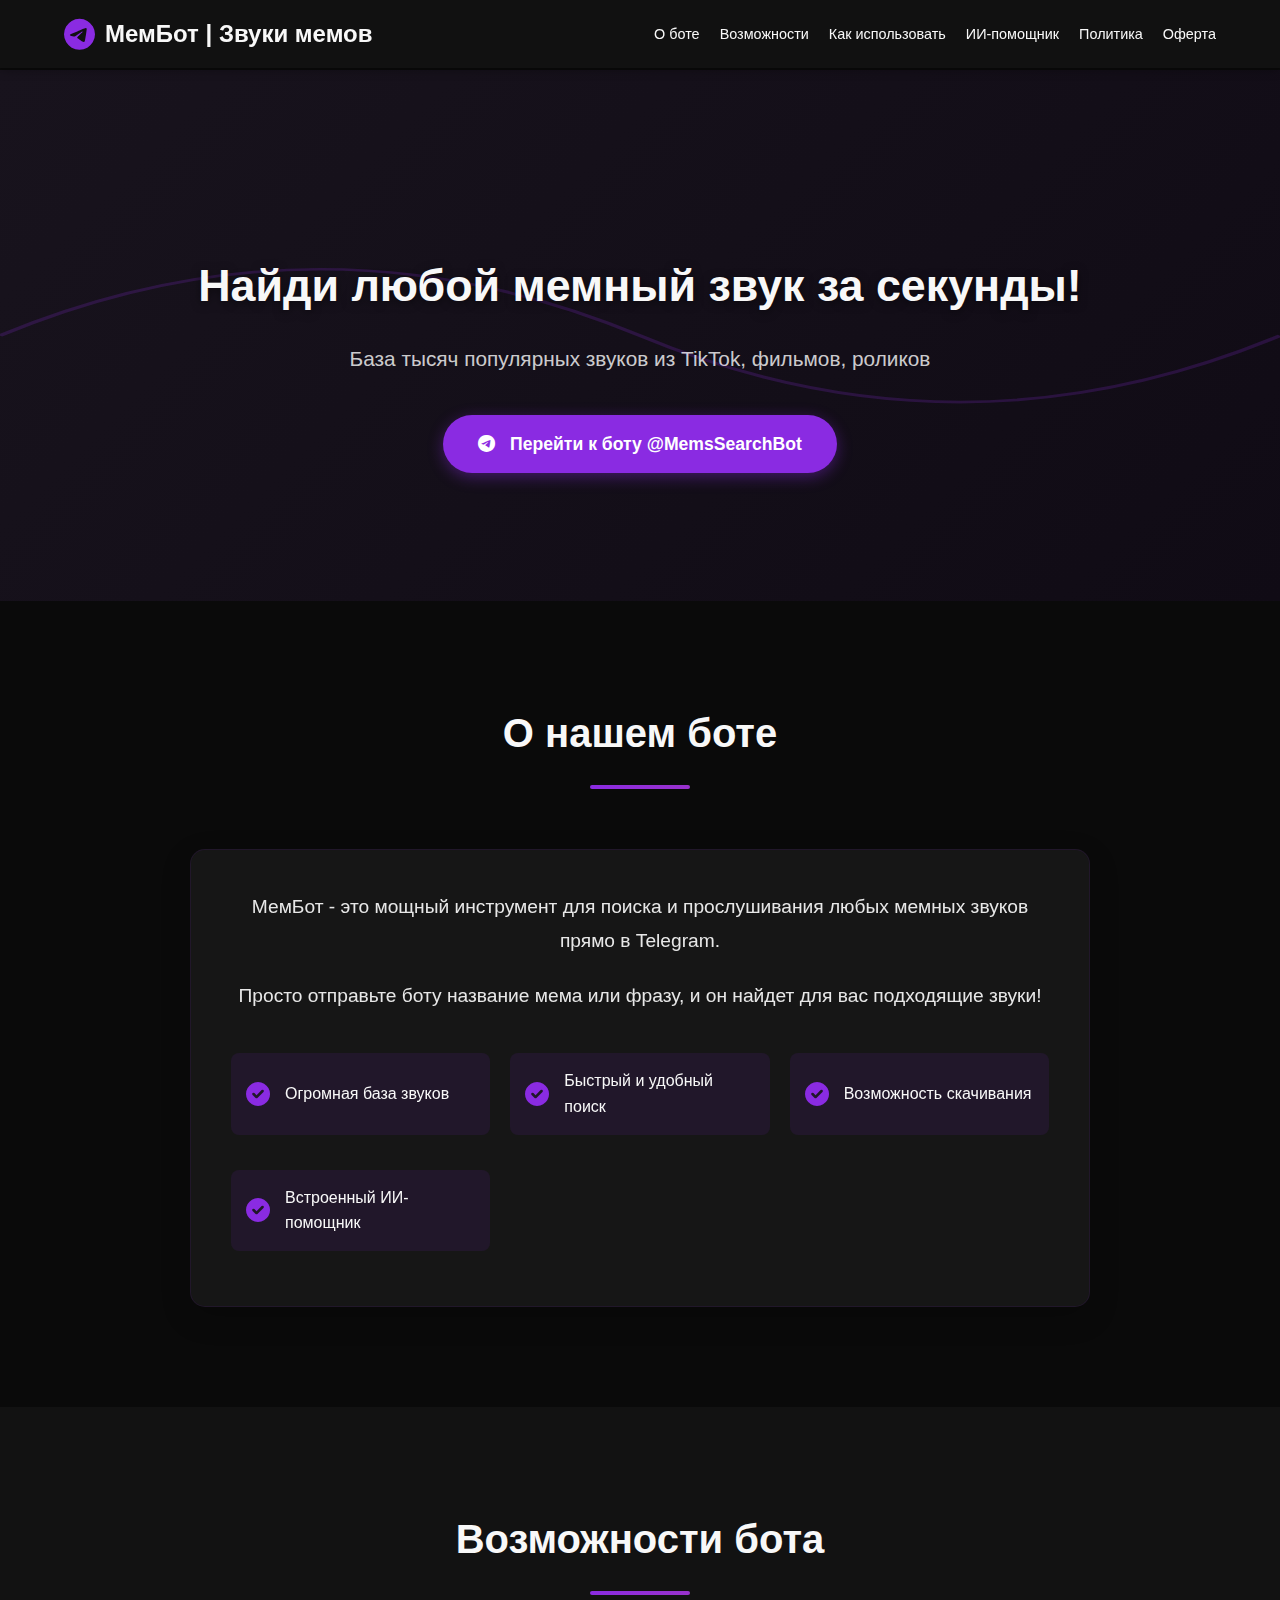
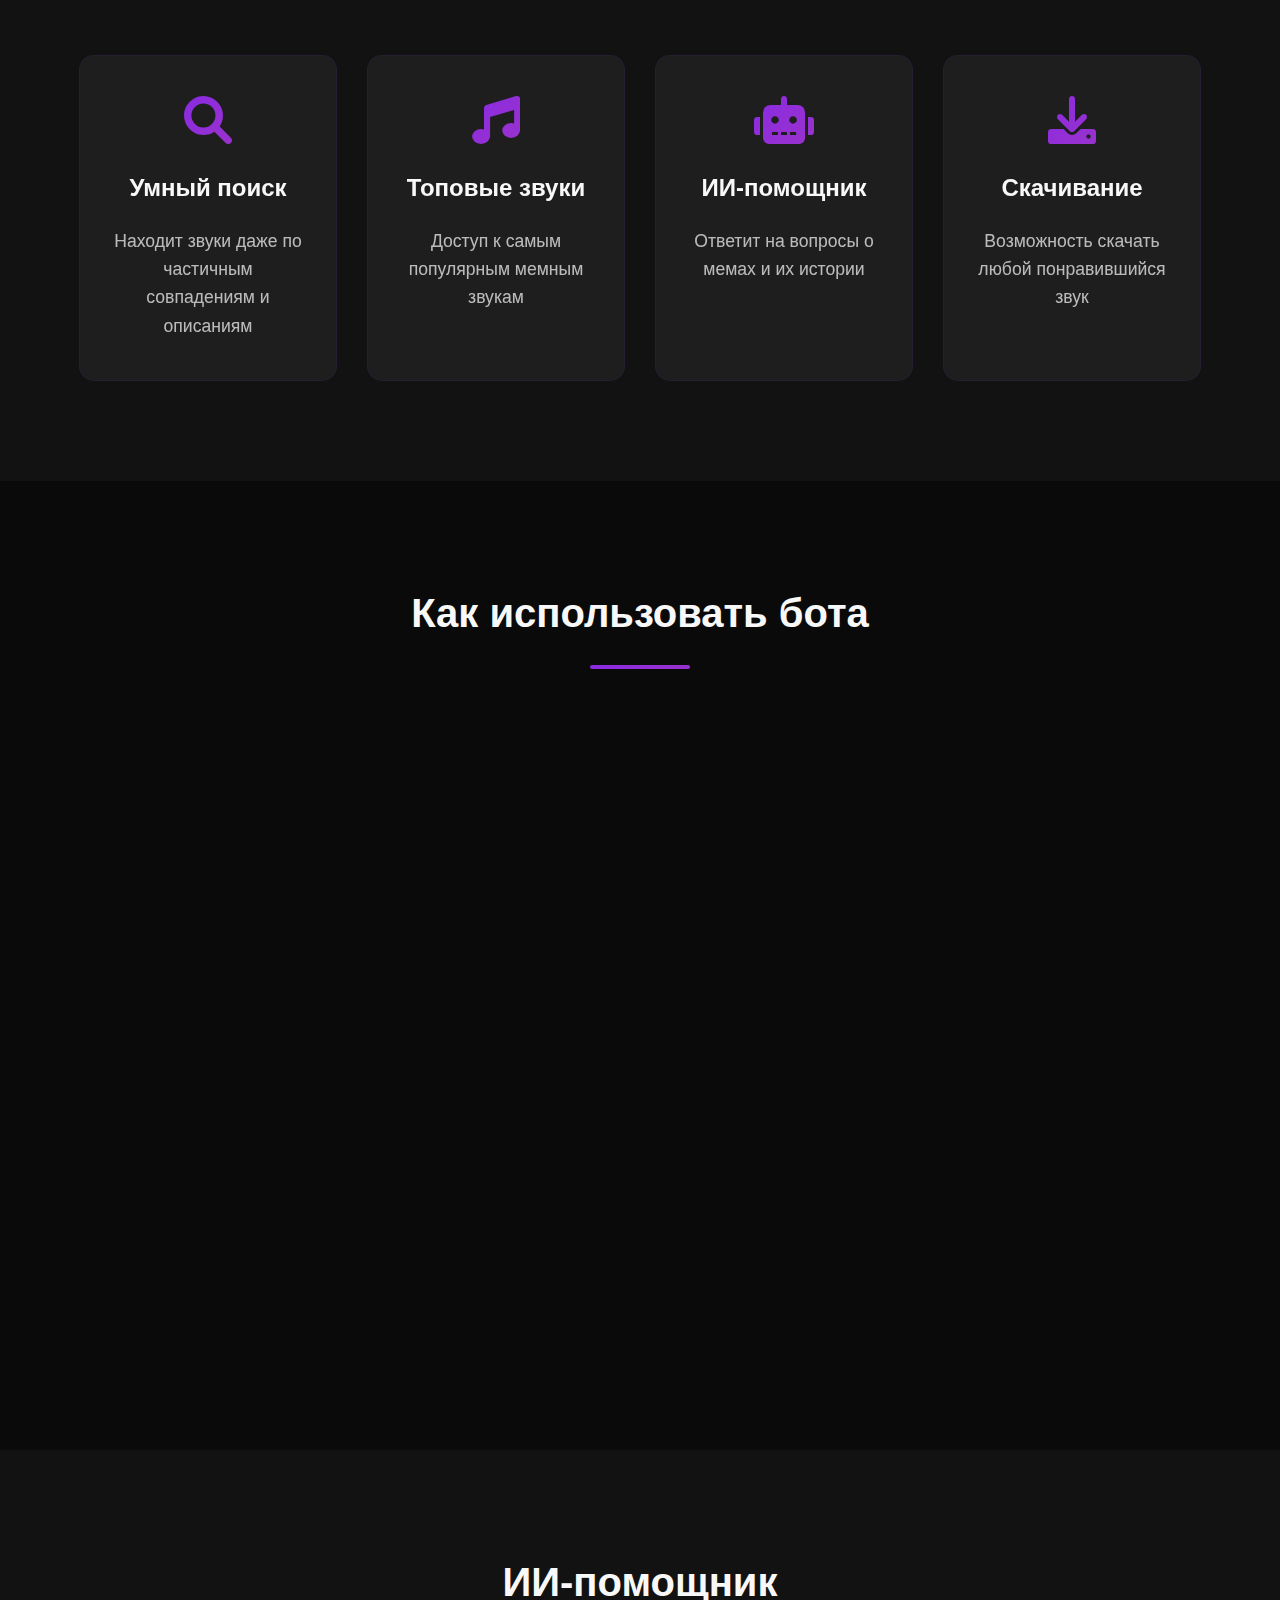
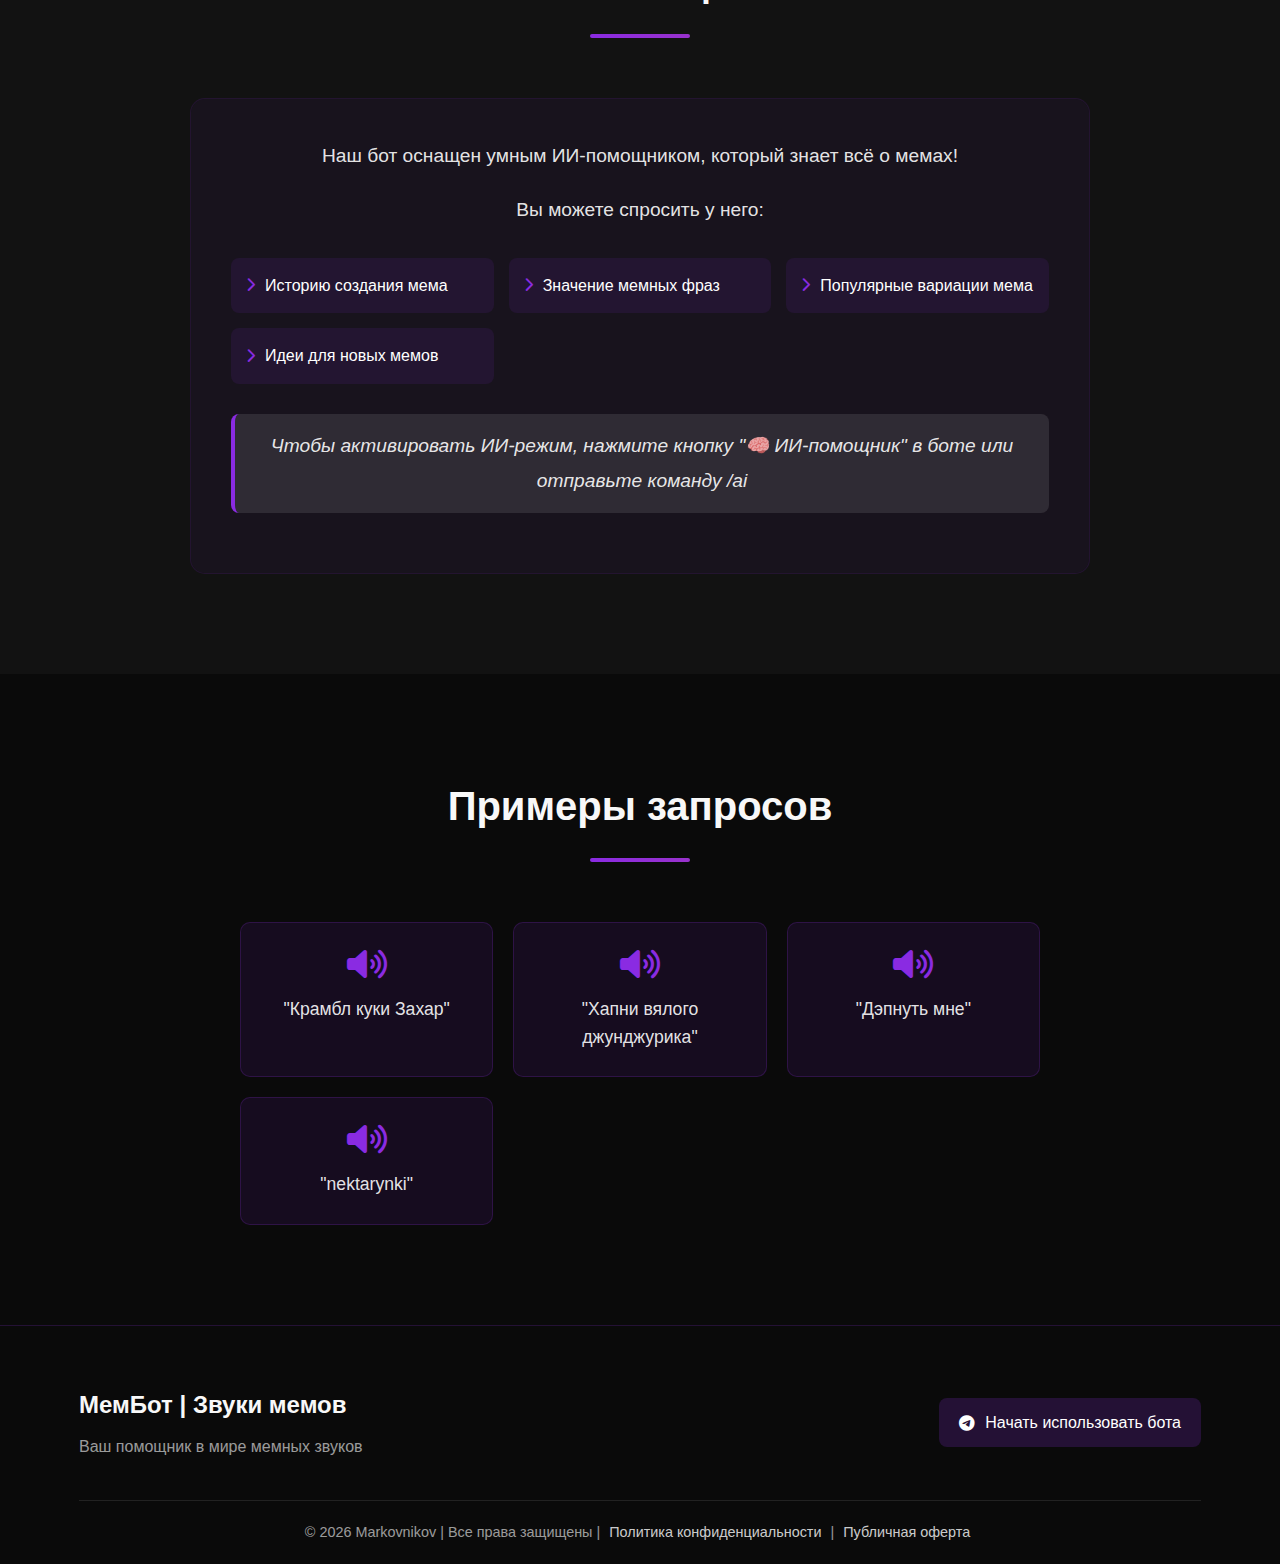
<file: index.html>
<!DOCTYPE html>
<html lang="ru">
<head>
    <meta charset="UTF-8">
    <meta name="viewport" content="width=device-width, initial-scale=1.0">
    <title>МемБот | Звуки мемов</title>
    <link rel="icon" href="membot.png" type="image/png">
    <link rel="stylesheet" href="style.css">
    <link rel="stylesheet" href="https://cdnjs.cloudflare.com/ajax/libs/font-awesome/6.0.0-beta3/css/all.min.css">
</head>
<body>
    <header>
        <div class="container">
            <div class="logo">
                <i class="fab fa-telegram telegram-icon"></i>
                <h1>МемБот | Звуки мемов</h1>
            </div>
            <nav>
                <ul>
                    <li><a href="#about">О боте</a></li>
                    <li><a href="#features">Возможности</a></li>
                    <li><a href="#how-to-use">Как использовать</a></li>
                    <li><a href="#ai">ИИ-помощник</a></li>
                    <li><a href="privacy.html">Политика</a></li>
                    <li><a href="offer.html">Оферта</a></li>
                </ul>
            </nav>
        </div>
    </header>

    <section class="hero">
        <div class="container">
            <h2>Найди любой мемный звук за секунды!</h2>
            <p>База тысяч популярных звуков из TikTok, фильмов, роликов</p>
            <a href="https://t.me/MemsSearchBot" class="btn" target="_blank">
                <i class="fab fa-telegram"></i> Перейти к боту @MemsSearchBot
            </a>
        </div>
    </section>

    <section id="about" class="section">
        <div class="container">
            <h2 class="section-title">О нашем боте</h2>
            <div class="about-content">
                <div class="about-text">
                    <p>МемБот - это мощный инструмент для поиска и прослушивания любых мемных звуков прямо в Telegram.</p>
                    <p>Просто отправьте боту название мема или фразу, и он найдет для вас подходящие звуки!</p>
                    <ul class="about-list">
                        <li><i class="fas fa-check-circle"></i> Огромная база звуков</li>
                        <li><i class="fas fa-check-circle"></i> Быстрый и удобный поиск</li>
                        <li><i class="fas fa-check-circle"></i> Возможность скачивания</li>
                        <li><i class="fas fa-check-circle"></i> Встроенный ИИ-помощник</li>
                    </ul>
                </div>
            </div>
        </div>
    </section>

    <section id="features" class="section dark">
        <div class="container">
            <h2 class="section-title">Возможности бота</h2>
            <div class="features-grid">
                <div class="feature-card">
                    <i class="fas fa-search"></i>
                    <h3>Умный поиск</h3>
                    <p>Находит звуки даже по частичным совпадениям и описаниям</p>
                </div>
                <div class="feature-card">
                    <i class="fas fa-music"></i>
                    <h3>Топовые звуки</h3>
                    <p>Доступ к самым популярным мемным звукам</p>
                </div>
                <div class="feature-card">
                    <i class="fas fa-robot"></i>
                    <h3>ИИ-помощник</h3>
                    <p>Ответит на вопросы о мемах и их истории</p>
                </div>
                <div class="feature-card">
                    <i class="fas fa-download"></i>
                    <h3>Скачивание</h3>
                    <p>Возможность скачать любой понравившийся звук</p>
                </div>
            </div>
        </div>
    </section>

    <section id="how-to-use" class="section">
        <div class="container">
            <h2 class="section-title">Как использовать бота</h2>
            <div class="steps">
                <div class="step">
                    <div class="step-number">1</div>
                    <div class="step-content">
                        <h3>Начните общение</h3>
                        <p>Перейдите в бота @MemsSearchBot и нажмите "Start"</p>
                    </div>
                </div>
                <div class="step">
                    <div class="step-number">2</div>
                    <div class="step-content">
                        <h3>Введите запрос</h3>
                        <p>Напишите название мема или фразу из него (например: "Крамбл куки Захар")</p>
                    </div>
                </div>
                <div class="step">
                    <div class="step-number">3</div>
                    <div class="step-content">
                        <h3>Выберите звук</h3>
                        <p>Бот предложит несколько вариантов - выберите нужный</p>
                    </div>
                </div>
                <div class="step">
                    <div class="step-number">4</div>
                    <div class="step-content">
                        <h3>Прослушайте</h3>
                        <p>Наслаждайтесь звуком прямо в Telegram или скачайте его</p>
                    </div>
                </div>
            </div>
        </div>
    </section>

    <section id="ai" class="section dark">
        <div class="container">
            <h2 class="section-title">ИИ-помощник</h2>
            <div class="ai-content">
                <div class="ai-text">
                    <p>Наш бот оснащен умным ИИ-помощником, который знает всё о мемах!</p>
                    <p>Вы можете спросить у него:</p>
                    <ul class="ai-list">
                        <li><i class="fas fa-chevron-right"></i> Историю создания мема</li>
                        <li><i class="fas fa-chevron-right"></i> Значение мемных фраз</li>
                        <li><i class="fas fa-chevron-right"></i> Популярные вариации мема</li>
                        <li><i class="fas fa-chevron-right"></i> Идеи для новых мемов</li>
                    </ul>
                    <p class="ai-tip">Чтобы активировать ИИ-режим, нажмите кнопку "🧠 ИИ-помощник" в боте или отправьте команду /ai</p>
                </div>
            </div>
        </div>
    </section>

    <section class="section">
        <div class="container">
            <h2 class="section-title">Примеры запросов</h2>
            <div class="examples-grid">
                <div class="example-card">
                    <i class="fas fa-volume-up"></i>
                    <p>"Крамбл куки Захар"</p>
                </div>
                <div class="example-card">
                    <i class="fas fa-volume-up"></i>
                    <p>"Хапни вялого джунджурика"</p>
                </div>
                <div class="example-card">
                    <i class="fas fa-volume-up"></i>
                    <p>"Дэпнуть мне"</p>
                </div>
                <div class="example-card">
                    <i class="fas fa-volume-up"></i>
                    <p>"nektarynki"</p>
                </div>
            </div>
        </div>
    </section>

    <footer>
        <div class="container">
            <div class="footer-content">
                <div class="footer-info">
                    <h3>МемБот | Звуки мемов</h3>
                    <p>Ваш помощник в мире мемных звуков</p>
                </div>
                <div class="footer-links">
                    <a href="https://t.me/MemsSearchBot" target="_blank">
                        <i class="fab fa-telegram"></i> Начать использовать бота
                    </a>
                </div>
            </div>
            <div class="copyright">
                <p>© <span id="current-year"></span> Markovnikov | Все права защищены | <a href="privacy.html">Политика конфиденциальности</a> | <a href="offer.html">Публичная оферта</a></p>
            </div>
        </div>
    </footer>

    <script src="script.js"></script>
</body>
</html>
</file>
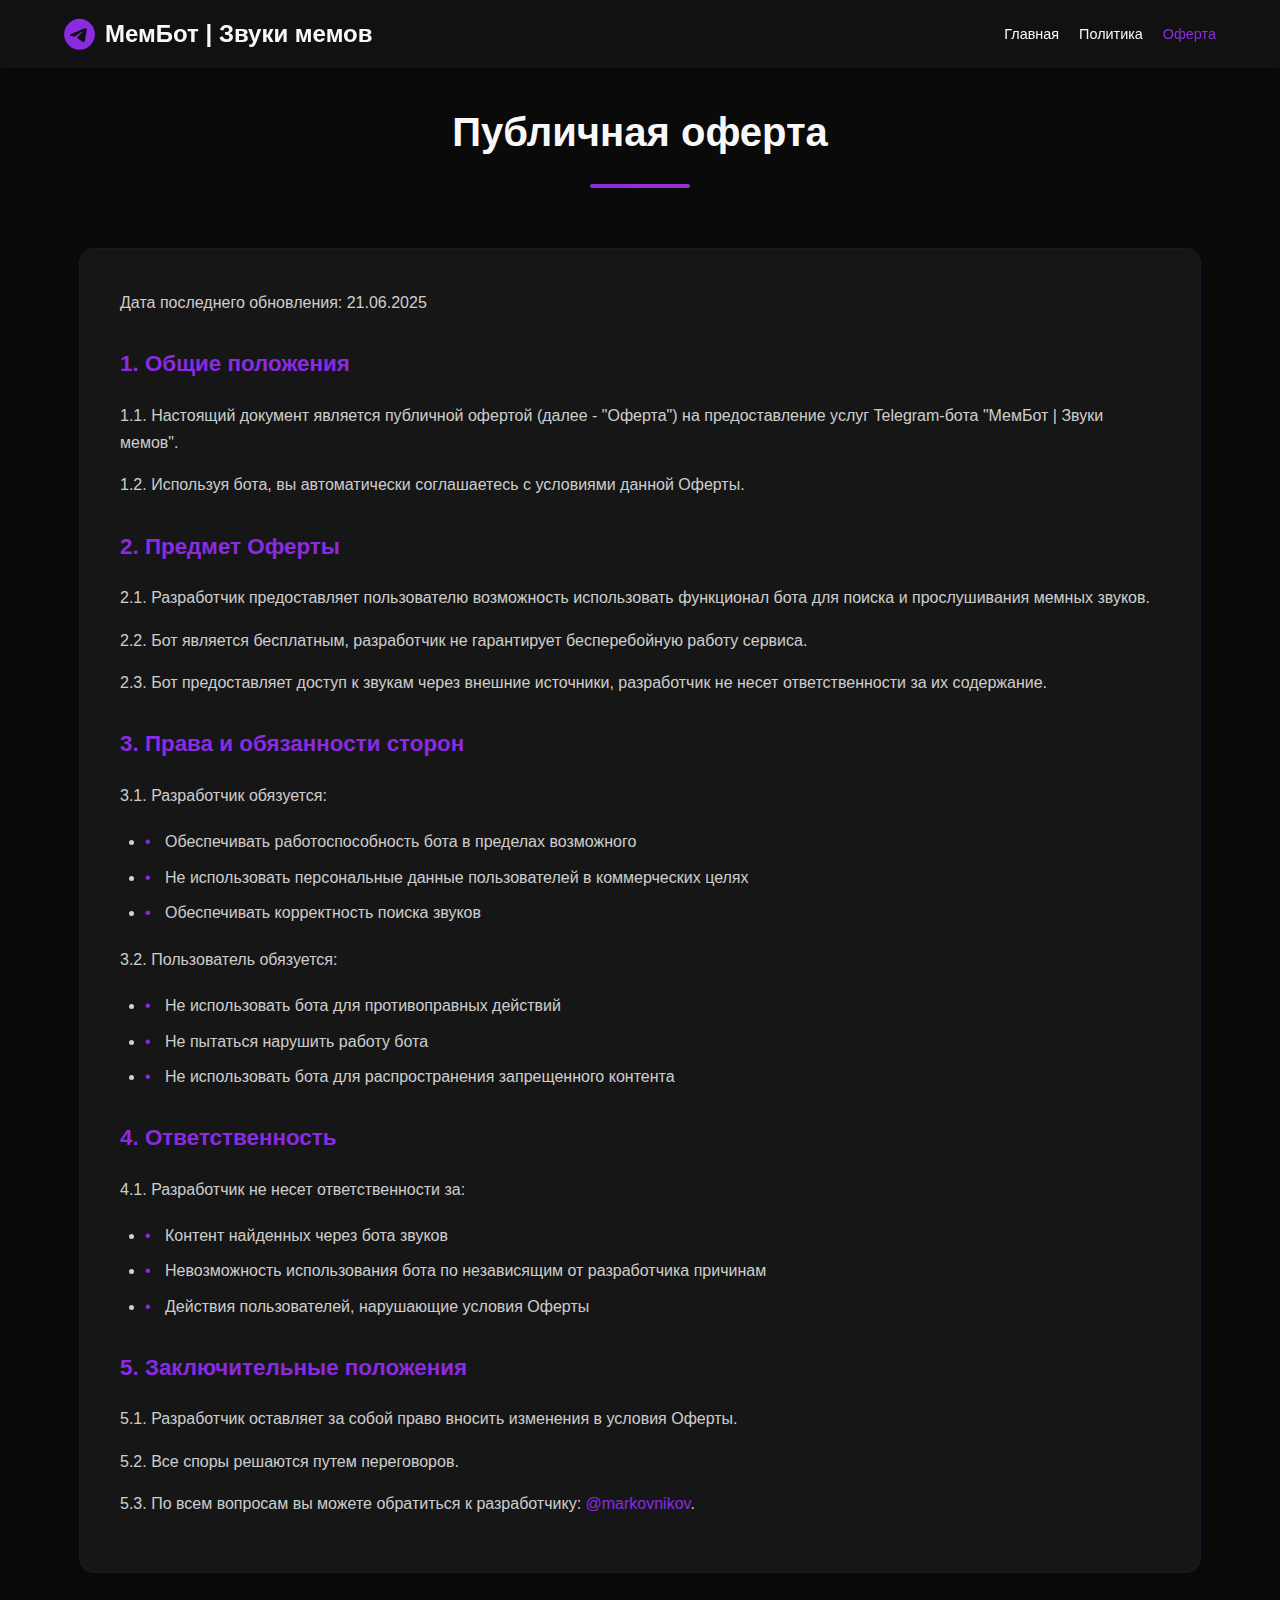
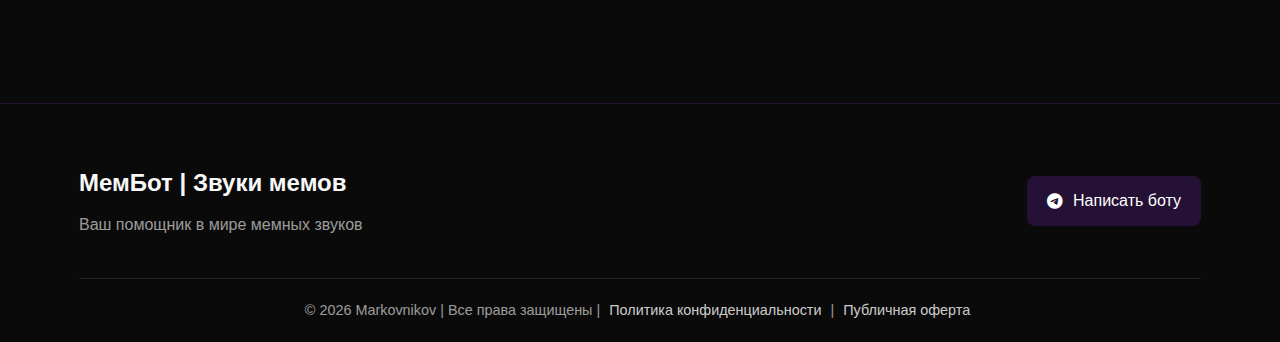
<file: offer.html>
<!DOCTYPE html>
<html lang="ru">
<head>
    <meta charset="UTF-8">
    <meta name="viewport" content="width=device-width, initial-scale=1.0">
    <title>Публичная оферта | МемБот | Звуки мемов</title>
    <link rel="icon" href="membot.png" type="image/png">
    <link rel="stylesheet" href="style.css">
    <link rel="stylesheet" href="https://cdnjs.cloudflare.com/ajax/libs/font-awesome/6.0.0-beta3/css/all.min.css">
</head>
<body>
    <header>
        <div class="container">
            <div class="logo">
                <i class="fab fa-telegram telegram-icon"></i>
                <h1>МемБот | Звуки мемов</h1>
            </div>
            <nav>
                <ul>
                    <li><a href="/">Главная</a></li>
                    <li><a href="privacy.html">Политика</a></li>
                    <li><a href="offer.html" class="active">Оферта</a></li>
                </ul>
            </nav>
        </div>
    </header>

    <section class="section">
        <div class="container">
            <h2 class="section-title">Публичная оферта</h2>
            <div class="legal-content">
                <p>Дата последнего обновления: 21.06.2025</p>
                
                <h3>1. Общие положения</h3>
                <p>1.1. Настоящий документ является публичной офертой (далее - "Оферта") на предоставление услуг Telegram-бота "МемБот | Звуки мемов".</p>
                <p>1.2. Используя бота, вы автоматически соглашаетесь с условиями данной Оферты.</p>
                
                <h3>2. Предмет Оферты</h3>
                <p>2.1. Разработчик предоставляет пользователю возможность использовать функционал бота для поиска и прослушивания мемных звуков.</p>
                <p>2.2. Бот является бесплатным, разработчик не гарантирует бесперебойную работу сервиса.</p>
                <p>2.3. Бот предоставляет доступ к звукам через внешние источники, разработчик не несет ответственности за их содержание.</p>
                
                <h3>3. Права и обязанности сторон</h3>
                <p>3.1. Разработчик обязуется:</p>
                <ul>
                    <li>Обеспечивать работоспособность бота в пределах возможного</li>
                    <li>Не использовать персональные данные пользователей в коммерческих целях</li>
                    <li>Обеспечивать корректность поиска звуков</li>
                </ul>
                
                <p>3.2. Пользователь обязуется:</p>
                <ul>
                    <li>Не использовать бота для противоправных действий</li>
                    <li>Не пытаться нарушить работу бота</li>
                    <li>Не использовать бота для распространения запрещенного контента</li>
                </ul>
                
                <h3>4. Ответственность</h3>
                <p>4.1. Разработчик не несет ответственности за:</p>
                <ul>
                    <li>Контент найденных через бота звуков</li>
                    <li>Невозможность использования бота по независящим от разработчика причинам</li>
                    <li>Действия пользователей, нарушающие условия Оферты</li>
                </ul>
                
                <h3>5. Заключительные положения</h3>
                <p>5.1. Разработчик оставляет за собой право вносить изменения в условия Оферты.</p>
                <p>5.2. Все споры решаются путем переговоров.</p>
                <p>5.3. По всем вопросам вы можете обратиться к разработчику: <a href="https://t.me/markovnikov">@markovnikov</a>.</p>
            </div>
        </div>
    </section>

    <footer>
        <div class="container">
            <div class="footer-content">
                <div class="footer-info">
                    <h3>МемБот | Звуки мемов</h3>
                    <p>Ваш помощник в мире мемных звуков</p>
                </div>
                <div class="footer-links">
                    <a href="https://t.me/MemsSearchBot" target="_blank">
                        <i class="fab fa-telegram"></i> Написать боту
                    </a>
                </div>
            </div>
            <div class="copyright">
                <p>© <span id="current-year"></span> Markovnikov | Все права защищены | <a href="privacy.html">Политика конфиденциальности</a> | <a href="offer.html">Публичная оферта</a></p>
            </div>
        </div>
    </footer>

    <script src="script.js"></script>
</body>
</html>
</file>
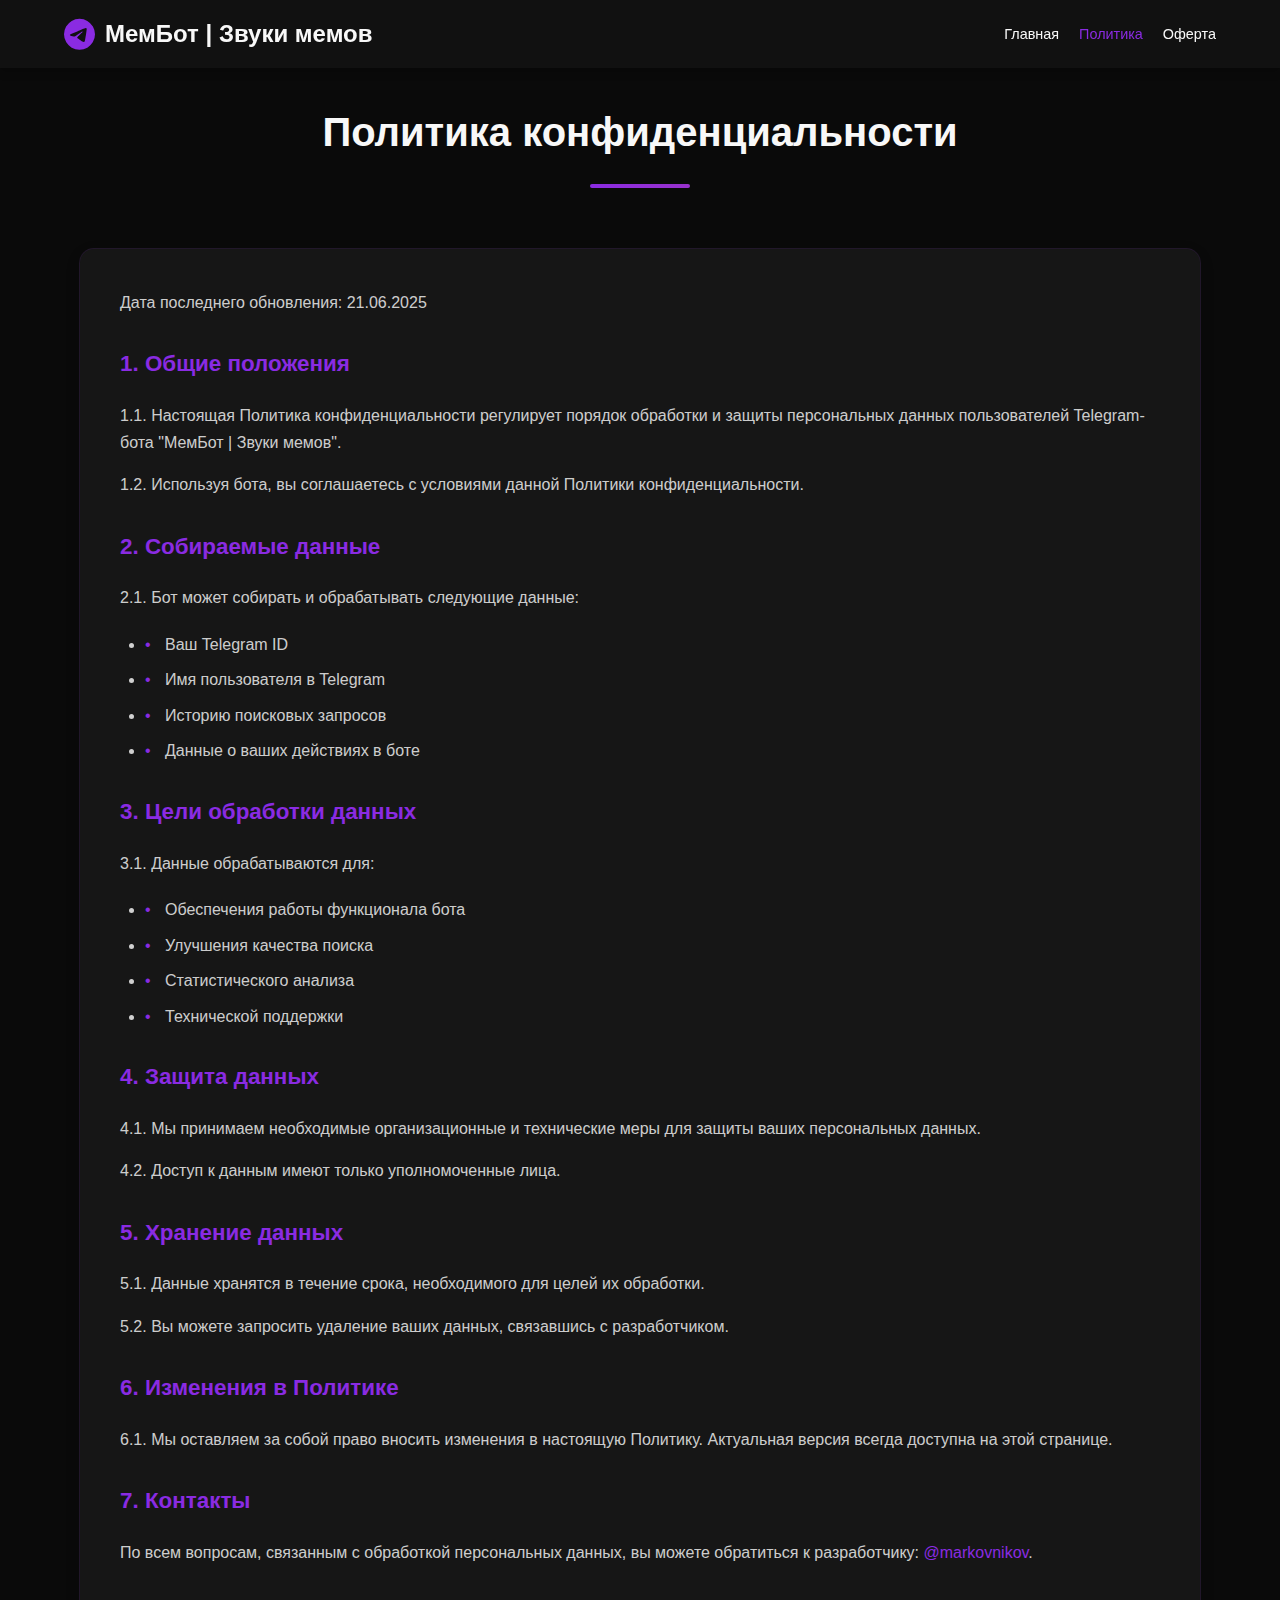
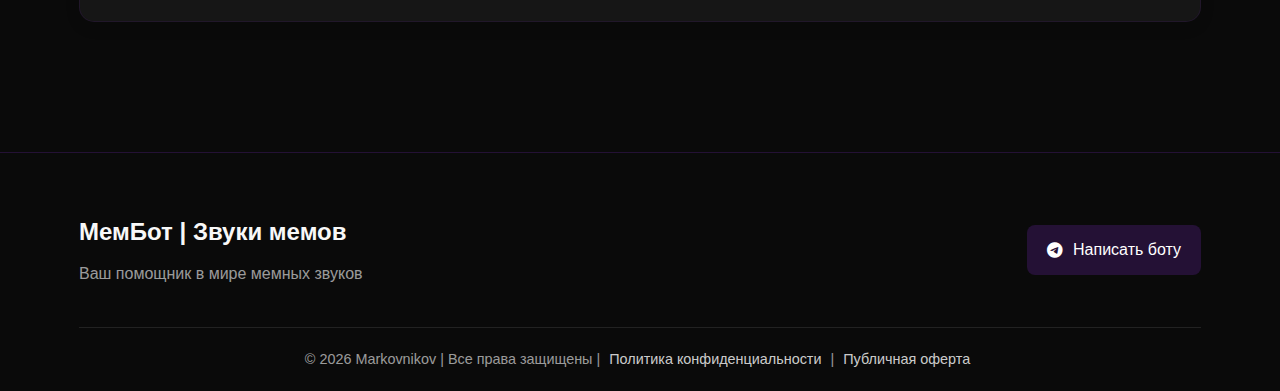
<file: privacy.html>
<!DOCTYPE html>
<html lang="ru">
<head>
    <meta charset="UTF-8">
    <meta name="viewport" content="width=device-width, initial-scale=1.0">
    <title>Политика конфиденциальности | МемБот | Звуки мемов</title>
    <link rel="icon" href="membot.png" type="image/png">
    <link rel="stylesheet" href="style.css">
    <link rel="stylesheet" href="https://cdnjs.cloudflare.com/ajax/libs/font-awesome/6.0.0-beta3/css/all.min.css">
</head>
<body>
    <header>
        <div class="container">
            <div class="logo">
                <i class="fab fa-telegram telegram-icon"></i>
                <h1>МемБот | Звуки мемов</h1>
            </div>
            <nav>
                <ul>
                    <li><a href="/">Главная</a></li>
                    <li><a href="privacy.html" class="active">Политика</a></li>
                    <li><a href="offer.html">Оферта</a></li>
                </ul>
            </nav>
        </div>
    </header>

    <section class="section">
        <div class="container">
            <h2 class="section-title">Политика конфиденциальности</h2>
            <div class="legal-content">
                <p>Дата последнего обновления: 21.06.2025</p>
                
                <h3>1. Общие положения</h3>
                <p>1.1. Настоящая Политика конфиденциальности регулирует порядок обработки и защиты персональных данных пользователей Telegram-бота "МемБот | Звуки мемов".</p>
                <p>1.2. Используя бота, вы соглашаетесь с условиями данной Политики конфиденциальности.</p>
                
                <h3>2. Собираемые данные</h3>
                <p>2.1. Бот может собирать и обрабатывать следующие данные:</p>
                <ul>
                    <li>Ваш Telegram ID</li>
                    <li>Имя пользователя в Telegram</li>
                    <li>Историю поисковых запросов</li>
                    <li>Данные о ваших действиях в боте</li>
                </ul>
                
                <h3>3. Цели обработки данных</h3>
                <p>3.1. Данные обрабатываются для:</p>
                <ul>
                    <li>Обеспечения работы функционала бота</li>
                    <li>Улучшения качества поиска</li>
                    <li>Статистического анализа</li>
                    <li>Технической поддержки</li>
                </ul>
                
                <h3>4. Защита данных</h3>
                <p>4.1. Мы принимаем необходимые организационные и технические меры для защиты ваших персональных данных.</p>
                <p>4.2. Доступ к данным имеют только уполномоченные лица.</p>
                
                <h3>5. Хранение данных</h3>
                <p>5.1. Данные хранятся в течение срока, необходимого для целей их обработки.</p>
                <p>5.2. Вы можете запросить удаление ваших данных, связавшись с разработчиком.</p>
                
                <h3>6. Изменения в Политике</h3>
                <p>6.1. Мы оставляем за собой право вносить изменения в настоящую Политику. Актуальная версия всегда доступна на этой странице.</p>
                
                <h3>7. Контакты</h3>
                <p>По всем вопросам, связанным с обработкой персональных данных, вы можете обратиться к разработчику: <a href="https://t.me/markovnikov">@markovnikov</a>.</p>
            </div>
        </div>
    </section>

    <footer>
        <div class="container">
            <div class="footer-content">
                <div class="footer-info">
                    <h3>МемБот | Звуки мемов</h3>
                    <p>Ваш помощник в мире мемных звуков</p>
                </div>
                <div class="footer-links">
                    <a href="https://t.me/MemsSearchBot" target="_blank">
                        <i class="fab fa-telegram"></i> Написать боту
                    </a>
                </div>
            </div>
            <div class="copyright">
                <p>© <span id="current-year"></span> Markovnikov | Все права защищены | <a href="privacy.html">Политика конфиденциальности</a> | <a href="offer.html">Публичная оферта</a></p>
            </div>
        </div>
    </footer>

    <script src="script.js"></script>
</body>
</html>
</file>
<file: style.css>
:root {
    --primary-color: #8a2be2;
    --secondary-color: #9932cc;
    --dark-color: #121212;
    --darker-color: #0a0a0a;
    --light-color: #f8f8f8;
    --accent-color: #ff6b6b;
}

* {
    margin: 0;
    padding: 0;
    box-sizing: border-box;
    font-family: 'Segoe UI', Tahoma, Geneva, Verdana, sans-serif;
}

body {
    line-height: 1.6;
    color: var(--light-color);
    background-color: var(--darker-color);
}

.container {
    width: 90%;
    max-width: 1200px;
    margin: 0 auto;
    padding: 0 15px;
}

/* Header */
header {
    background-color: rgba(18, 18, 18, 0.9);
    box-shadow: 0 2px 10px rgba(0, 0, 0, 0.3);
    position: fixed;
    width: 100%;
    top: 0;
    z-index: 1000;
    backdrop-filter: blur(10px);
}

header .container {
    display: flex;
    justify-content: space-between;
    align-items: center;
    padding: 15px 0;
}

.logo {
    display: flex;
    align-items: center;
}

.telegram-icon {
    font-size: 2rem;
    color: var(--primary-color);
    margin-right: 10px;
}

.logo h1 {
    font-size: 1.5rem;
    color: var(--light-color);
    font-weight: 700;
}

nav ul {
    display: flex;
    list-style: none;
}

nav ul li {
    margin-left: 20px;
}

nav ul li a {
    text-decoration: none;
    color: var(--light-color);
    font-weight: 500;
    transition: color 0.3s;
    font-size: 0.9rem;
}

nav ul li a:hover,
nav ul li a.active {
    color: var(--primary-color);
}

/* Hero */
.hero {
    background: linear-gradient(135deg, var(--dark-color), var(--darker-color));
    color: white;
    text-align: center;
    padding: 180px 0 120px;
    margin-top: 70px;
    position: relative;
    overflow: hidden;
}

.hero::before {
    content: '';
    position: absolute;
    top: 0;
    left: 0;
    width: 100%;
    height: 100%;
    background: url('data:image/svg+xml;utf8,<svg xmlns="http://www.w3.org/2000/svg" viewBox="0 0 100 100" preserveAspectRatio="none"><path fill="%238a2be2" opacity="0.05" d="M0,0 L100,0 L100,100 L0,100 Z" /><path fill="none" stroke="%238a2be2" stroke-width="0.5" stroke-opacity="0.2" d="M0,50 Q25,25 50,50 T100,50" /></svg>');
    background-size: cover;
    z-index: 0;
}

.hero .container {
    position: relative;
    z-index: 1;
}

.hero h2 {
    font-size: 2.8rem;
    margin-bottom: 20px;
    color: var(--light-color);
    text-shadow: 0 2px 10px rgba(0, 0, 0, 0.5);
}

.hero p {
    font-size: 1.3rem;
    margin-bottom: 40px;
    color: rgba(255, 255, 255, 0.8);
    max-width: 700px;
    margin-left: auto;
    margin-right: auto;
}

.btn {
    display: inline-block;
    background-color: var(--primary-color);
    color: white;
    padding: 15px 35px;
    border-radius: 50px;
    text-decoration: none;
    font-weight: 600;
    transition: all 0.3s;
    box-shadow: 0 4px 15px rgba(138, 43, 226, 0.4);
    font-size: 1.1rem;
    border: none;
    cursor: pointer;
    position: relative;
    overflow: hidden;
    z-index: 1;
}

.btn:hover {
    transform: translateY(-3px);
    box-shadow: 0 6px 20px rgba(138, 43, 226, 0.6);
    background-color: var(--secondary-color);
}

.btn::before {
    content: '';
    position: absolute;
    top: 0;
    left: 0;
    width: 100%;
    height: 100%;
    background: linear-gradient(45deg, var(--primary-color), var(--secondary-color));
    z-index: -1;
    opacity: 0;
    transition: opacity 0.3s;
}

.btn:hover::before {
    opacity: 1;
}

.btn i {
    margin-right: 10px;
}

/* Sections */
.section {
    padding: 100px 0;
    position: relative;
}

.section.dark {
    background-color: var(--dark-color);
    color: white;
}

.section-title {
    text-align: center;
    margin-bottom: 60px;
    font-size: 2.5rem;
    position: relative;
    color: var(--light-color);
}

.section-title::after {
    content: '';
    display: block;
    width: 100px;
    height: 4px;
    background: linear-gradient(90deg, var(--primary-color), var(--secondary-color));
    margin: 20px auto;
    border-radius: 2px;
}

/* About */
.about-content {
    max-width: 900px;
    margin: 0 auto;
    background-color: rgba(255, 255, 255, 0.05);
    padding: 40px;
    border-radius: 15px;
    backdrop-filter: blur(10px);
    border: 1px solid rgba(138, 43, 226, 0.1);
    box-shadow: 0 10px 30px rgba(0, 0, 0, 0.2);
}

.about-text p {
    margin-bottom: 20px;
    font-size: 1.2rem;
    text-align: center;
    color: rgba(255, 255, 255, 0.9);
    line-height: 1.8;
}

.about-list {
    list-style: none;
    margin-top: 40px;
    display: grid;
    grid-template-columns: repeat(auto-fit, minmax(250px, 1fr));
    gap: 20px;
}

.about-list li {
    margin-bottom: 15px;
    display: flex;
    align-items: center;
    background-color: rgba(138, 43, 226, 0.1);
    padding: 15px;
    border-radius: 8px;
    transition: transform 0.3s;
}

.about-list li:hover {
    transform: translateY(-5px);
    background-color: rgba(138, 43, 226, 0.2);
}

.about-list i {
    color: var(--primary-color);
    margin-right: 15px;
    font-size: 1.5rem;
}

/* Features */
.features-grid {
    display: grid;
    grid-template-columns: repeat(auto-fit, minmax(250px, 1fr));
    gap: 30px;
}

.feature-card {
    background-color: rgba(255, 255, 255, 0.05);
    padding: 40px 30px;
    border-radius: 15px;
    text-align: center;
    transition: all 0.3s;
    border: 1px solid rgba(138, 43, 226, 0.1);
    backdrop-filter: blur(5px);
}

.feature-card:hover {
    transform: translateY(-10px);
    background-color: rgba(138, 43, 226, 0.1);
    box-shadow: 0 10px 20px rgba(0, 0, 0, 0.3);
    border-color: rgba(138, 43, 226, 0.3);
}

.feature-card i {
    font-size: 3rem;
    margin-bottom: 25px;
    color: var(--primary-color);
    background: linear-gradient(135deg, var(--primary-color), var(--secondary-color));
    -webkit-background-clip: text;
    -webkit-text-fill-color: transparent;
}

.feature-card h3 {
    margin-bottom: 20px;
    font-size: 1.5rem;
    color: var(--light-color);
}

.feature-card p {
    color: rgba(255, 255, 255, 0.7);
    font-size: 1.1rem;
    line-height: 1.6;
}

/* Steps */
.steps {
    display: flex;
    flex-direction: column;
    gap: 30px;
    max-width: 800px;
    margin: 0 auto;
}

.step {
    display: flex;
    align-items: flex-start;
    gap: 25px;
    opacity: 0;
    transform: translateY(20px);
    transition: all 0.6s ease;
}

.step.show {
    opacity: 1;
    transform: translateY(0);
}

.step-number {
    background: linear-gradient(135deg, var(--primary-color), var(--secondary-color));
    color: white;
    width: 50px;
    height: 50px;
    border-radius: 50%;
    display: flex;
    align-items: center;
    justify-content: center;
    font-weight: bold;
    flex-shrink: 0;
    font-size: 1.3rem;
    box-shadow: 0 5px 15px rgba(138, 43, 226, 0.4);
}

.step-content {
    background-color: rgba(255, 255, 255, 0.05);
    padding: 25px;
    border-radius: 12px;
    box-shadow: 0 5px 15px rgba(0, 0, 0, 0.1);
    flex: 1;
    border: 1px solid rgba(138, 43, 226, 0.1);
}

.step-content h3 {
    margin-bottom: 15px;
    color: var(--primary-color);
    font-size: 1.4rem;
}

.step-content p {
    color: rgba(255, 255, 255, 0.8);
    font-size: 1.1rem;
    line-height: 1.7;
}

/* AI Section */
.ai-content {
    max-width: 900px;
    margin: 0 auto;
    background-color: rgba(138, 43, 226, 0.05);
    padding: 40px;
    border-radius: 15px;
    border: 1px solid rgba(138, 43, 226, 0.1);
}

.ai-text {
    text-align: center;
}

.ai-text p {
    margin-bottom: 20px;
    font-size: 1.2rem;
    color: rgba(255, 255, 255, 0.9);
    line-height: 1.8;
}

.ai-list {
    list-style: none;
    margin: 30px 0;
    display: grid;
    grid-template-columns: repeat(auto-fit, minmax(200px, 1fr));
    gap: 15px;
}

.ai-list li {
    padding: 15px;
    background-color: rgba(138, 43, 226, 0.1);
    border-radius: 8px;
    display: flex;
    align-items: center;
    transition: transform 0.3s;
}

.ai-list li:hover {
    transform: translateX(5px);
    background-color: rgba(138, 43, 226, 0.2);
}

.ai-list i {
    margin-right: 10px;
    color: var(--primary-color);
    font-size: 0.9rem;
}

.ai-tip {
    margin-top: 30px;
    padding: 15px;
    background-color: rgba(255, 255, 255, 0.1);
    border-radius: 8px;
    font-style: italic;
    color: rgba(255, 255, 255, 0.7);
    border-left: 4px solid var(--primary-color);
}

/* Examples */
.examples-grid {
    display: grid;
    grid-template-columns: repeat(auto-fit, minmax(200px, 1fr));
    gap: 20px;
    max-width: 800px;
    margin: 0 auto;
}

.example-card {
    background-color: rgba(138, 43, 226, 0.1);
    padding: 25px;
    border-radius: 10px;
    text-align: center;
    transition: all 0.3s;
    border: 1px solid rgba(138, 43, 226, 0.2);
}

.example-card:hover {
    transform: translateY(-5px);
    background-color: rgba(138, 43, 226, 0.2);
    box-shadow: 0 5px 15px rgba(138, 43, 226, 0.2);
}

.example-card i {
    font-size: 2rem;
    margin-bottom: 15px;
    color: var(--primary-color);
}

.example-card p {
    color: rgba(255, 255, 255, 0.9);
    font-size: 1.1rem;
    font-weight: 500;
}

/* Footer */
footer {
    background-color: var(--darker-color);
    color: white;
    padding: 60px 0 20px;
    border-top: 1px solid rgba(138, 43, 226, 0.2);
}

.footer-content {
    display: flex;
    justify-content: space-between;
    align-items: center;
    margin-bottom: 40px;
}

.footer-info h3 {
    font-size: 1.5rem;
    margin-bottom: 10px;
    color: var(--light-color);
}

.footer-info p {
    color: rgba(255, 255, 255, 0.6);
}

.footer-links a {
    color: white;
    text-decoration: none;
    display: flex;
    align-items: center;
    gap: 10px;
    transition: color 0.3s;
    font-weight: 500;
    background-color: rgba(138, 43, 226, 0.2);
    padding: 12px 20px;
    border-radius: 8px;
}

.footer-links a:hover {
    color: white;
    background-color: var(--primary-color);
}

.copyright {
    text-align: center;
    padding-top: 20px;
    border-top: 1px solid rgba(255, 255, 255, 0.1);
    color: rgba(255, 255, 255, 0.6);
    font-size: 0.9rem;
}

.copyright a {
    color: rgba(255, 255, 255, 0.8);
    text-decoration: none;
    margin: 0 5px;
    transition: color 0.3s;
}

.copyright a:hover {
    color: var(--primary-color);
    text-decoration: underline;
}

/* Legal pages */
.legal-content {
    background-color: rgba(255, 255, 255, 0.05);
    padding: 40px;
    border-radius: 15px;
    box-shadow: 0 5px 15px rgba(0, 0, 0, 0.1);
    margin-bottom: 30px;
    border: 1px solid rgba(138, 43, 226, 0.1);
}

.legal-content h3 {
    margin: 30px 0 20px;
    color: var(--primary-color);
    font-size: 1.4rem;
}

.legal-content p {
    margin-bottom: 15px;
    color: rgba(255, 255, 255, 0.8);
    line-height: 1.7;
}

.legal-content ul {
    margin: 20px 0 20px 25px;
}

.legal-content li {
    margin-bottom: 10px;
    color: rgba(255, 255, 255, 0.8);
    position: relative;
    padding-left: 20px;
}

.legal-content li::before {
    content: '•';
    color: var(--primary-color);
    position: absolute;
    left: 0;
}

.legal-content a {
    color: var(--primary-color);
    text-decoration: none;
    transition: color 0.3s;
}

.legal-content a:hover {
    color: var(--secondary-color);
    text-decoration: underline;
}

/* Responsive */
@media (max-width: 992px) {
    .hero h2 {
        font-size: 2.3rem;
    }
    
    .hero p {
        font-size: 1.1rem;
    }
    
    .section {
        padding: 80px 0;
    }
}

@media (max-width: 768px) {
    header .container {
        flex-direction: column;
    }

    nav ul {
        margin-top: 15px;
        flex-wrap: wrap;
        justify-content: center;
    }

    nav ul li {
        margin: 5px 10px;
    }

    .hero {
        padding: 150px 0 80px;
    }

    .hero h2 {
        font-size: 2rem;
    }
    
    .section-title {
        font-size: 2rem;
        margin-bottom: 40px;
    }
    
    .about-content,
    .ai-content {
        padding: 30px;
    }
    
    .footer-content {
        flex-direction: column;
        text-align: center;
        gap: 30px;
    }
    
    .footer-links a {
        justify-content: center;
    }
}

@media (max-width: 576px) {
    .hero h2 {
        font-size: 1.8rem;
    }
    
    .hero p {
        font-size: 1rem;
    }
    
    .btn {
        padding: 12px 25px;
        font-size: 1rem;
    }
    
    .section {
        padding: 60px 0;
    }
    
    .section-title {
        font-size: 1.8rem;
    }
    
    .about-list,
    .ai-list {
        grid-template-columns: 1fr;
    }
    
    .step {
        flex-direction: column;
        gap: 15px;
    }
    
    .step-number {
        width: 40px;
        height: 40px;
        font-size: 1.1rem;
    }
}
</file>
